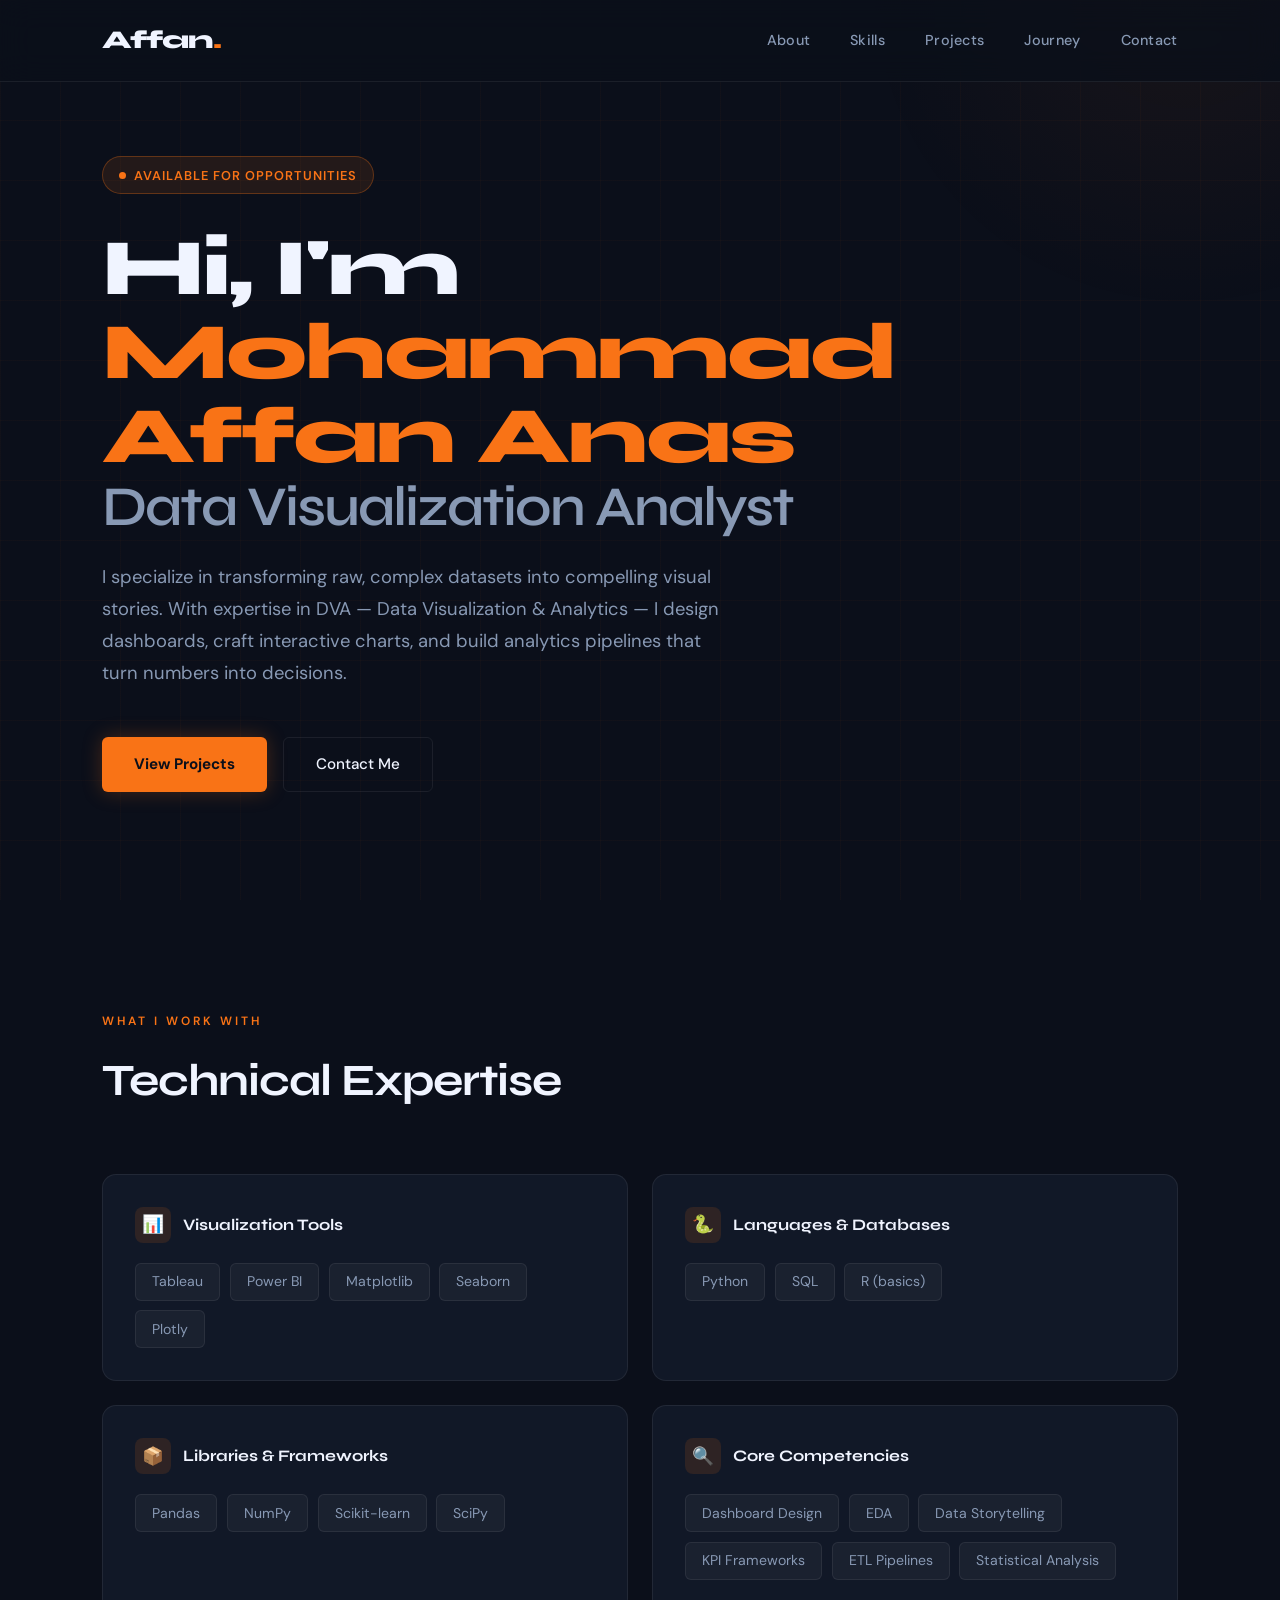
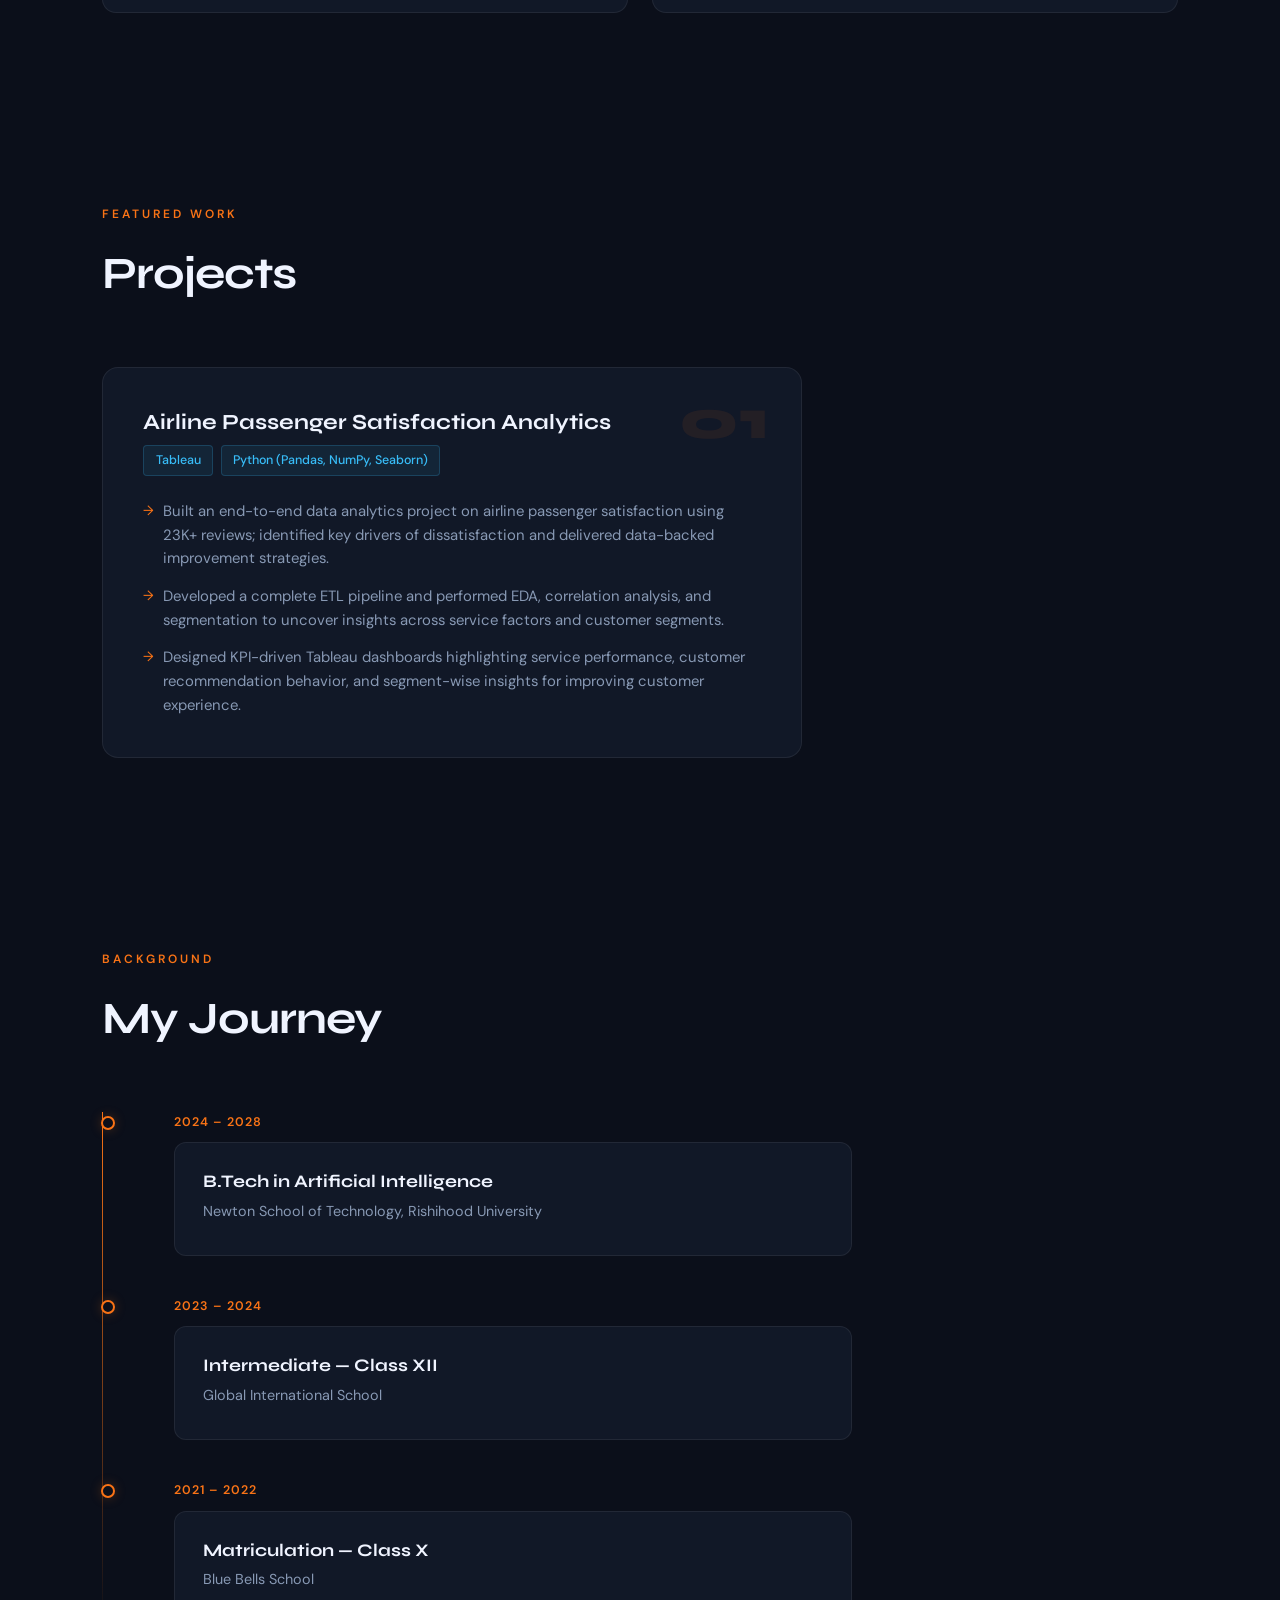
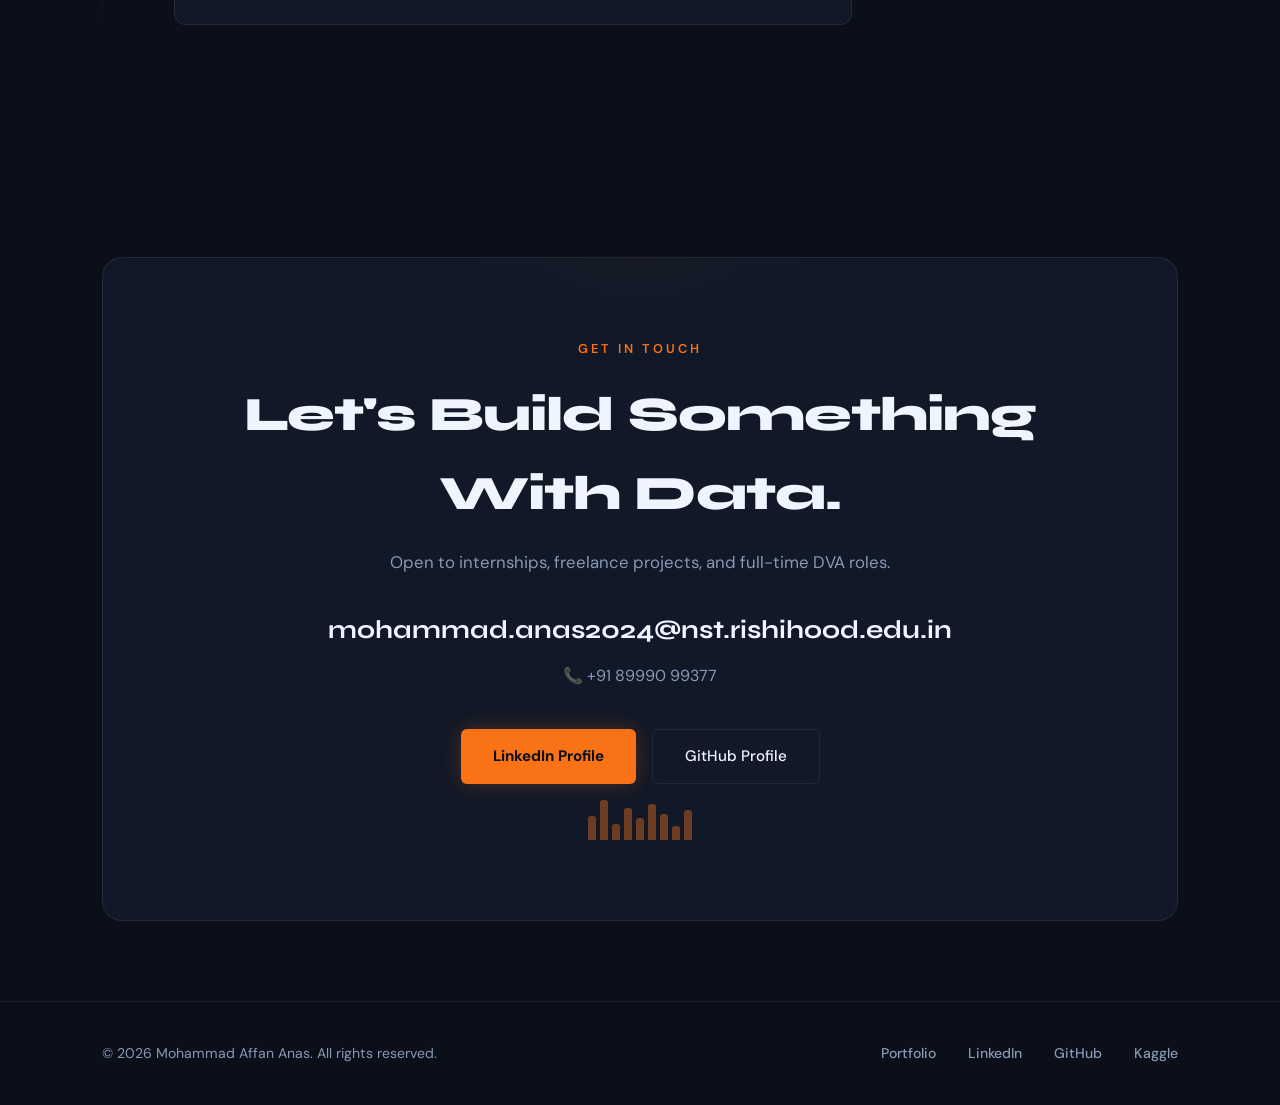
<file: DVA-focused-Portfolio/affan_portfolio.html>
<!DOCTYPE html>
<html lang="en">
<head>
  <meta charset="UTF-8">
  <meta name="viewport" content="width=device-width, initial-scale=1.0">
  <title>Mohammad Affan Anas | Data Visualization Analyst</title>
  <link rel="preconnect" href="https://fonts.googleapis.com">
  <link rel="preconnect" href="https://fonts.gstatic.com" crossorigin>
  <link href="https://fonts.googleapis.com/css2?family=Syne:wght@400;500;600;700;800&family=DM+Sans:ital,opsz,wght@0,9..40,300;0,9..40,400;0,9..40,500;1,9..40,300&display=swap" rel="stylesheet">
  <style>
    :root {
      --bg: #0b0f1a;
      --bg-card: #111827;
      --bg-card2: #141d2b;
      --primary: #f97316;
      --primary-glow: rgba(249, 115, 22, 0.25);
      --accent: #38bdf8;
      --accent-glow: rgba(56, 189, 248, 0.2);
      --text-main: #f0f4ff;
      --text-muted: #8899b4;
      --border: rgba(255,255,255,0.07);
      --border-lit: rgba(249, 115, 22, 0.35);
    }

    * { margin: 0; padding: 0; box-sizing: border-box; }

    html { scroll-behavior: smooth; }

    body {
      background: var(--bg);
      color: var(--text-main);
      font-family: 'DM Sans', sans-serif;
      line-height: 1.65;
      overflow-x: hidden;
    }

    /* ── GRID TEXTURE ── */
    body::before {
      content: '';
      position: fixed;
      inset: 0;
      background-image:
        linear-gradient(rgba(249,115,22,0.03) 1px, transparent 1px),
        linear-gradient(90deg, rgba(249,115,22,0.03) 1px, transparent 1px);
      background-size: 60px 60px;
      pointer-events: none;
      z-index: 0;
    }

    body::after {
      content: '';
      position: fixed;
      top: -40%;
      right: -20%;
      width: 700px;
      height: 700px;
      border-radius: 50%;
      background: radial-gradient(circle, rgba(249,115,22,0.06) 0%, transparent 65%);
      pointer-events: none;
      z-index: 0;
    }

    /* ── NAV ── */
    nav {
      position: fixed;
      top: 0;
      width: 100%;
      padding: 1.2rem 8%;
      display: flex;
      justify-content: space-between;
      align-items: center;
      background: rgba(11,15,26,0.8);
      backdrop-filter: blur(16px);
      border-bottom: 1px solid var(--border);
      z-index: 1000;
    }

    .nav-brand {
      font-family: 'Syne', sans-serif;
      font-size: 1.6rem;
      font-weight: 800;
      letter-spacing: -1px;
      cursor: pointer;
      color: var(--text-main);
    }

    .nav-brand span {
      color: var(--primary);
    }

    nav ul {
      list-style: none;
      display: flex;
      gap: 2.5rem;
    }

    nav a {
      color: var(--text-muted);
      text-decoration: none;
      font-size: 0.9rem;
      font-weight: 500;
      letter-spacing: 0.3px;
      transition: color 0.25s;
      position: relative;
    }

    nav a::after {
      content: '';
      position: absolute;
      bottom: -4px;
      left: 0;
      width: 0;
      height: 1.5px;
      background: var(--primary);
      transition: width 0.3s;
    }

    nav a:hover { color: var(--text-main); }
    nav a:hover::after { width: 100%; }

    /* ── SECTIONS ── */
    section {
      position: relative;
      z-index: 1;
      padding: 7rem 8% 5rem;
      max-width: 1300px;
      margin: 0 auto;
    }

    /* ── SECTION TITLE ── */
    .section-label {
      font-size: 0.75rem;
      font-weight: 600;
      letter-spacing: 3px;
      text-transform: uppercase;
      color: var(--primary);
      margin-bottom: 0.75rem;
    }

    .section-title {
      font-family: 'Syne', sans-serif;
      font-size: 2.8rem;
      font-weight: 700;
      letter-spacing: -1px;
      margin-bottom: 3.5rem;
      color: var(--text-main);
    }

    /* ── HERO ── */
    .hero {
      min-height: 100vh;
      display: flex;
      flex-direction: column;
      justify-content: center;
      padding-top: 8rem;
    }

    .hero-badge {
      display: inline-flex;
      align-items: center;
      gap: 0.5rem;
      padding: 0.45rem 1rem;
      background: rgba(249,115,22,0.1);
      border: 1px solid rgba(249,115,22,0.3);
      border-radius: 50px;
      font-size: 0.8rem;
      font-weight: 600;
      color: var(--primary);
      letter-spacing: 1px;
      text-transform: uppercase;
      margin-bottom: 2rem;
      width: fit-content;
    }

    .hero-badge::before {
      content: '';
      width: 7px;
      height: 7px;
      background: var(--primary);
      border-radius: 50%;
      animation: pulse 2s infinite;
    }

    @keyframes pulse {
      0%, 100% { opacity: 1; transform: scale(1); }
      50% { opacity: 0.5; transform: scale(0.8); }
    }

    .hero h2 {
      font-family: 'Syne', sans-serif;
      font-size: 5rem;
      font-weight: 800;
      line-height: 1.05;
      letter-spacing: -2px;
      margin-bottom: 1.5rem;
    }

    .hero h2 .name-highlight {
      color: var(--primary);
    }

    .hero h2 .role-text {
      display: block;
      font-size: 3.5rem;
      color: var(--text-muted);
      font-weight: 600;
    }

    .hero-desc {
      font-size: 1.15rem;
      color: var(--text-muted);
      max-width: 620px;
      margin-bottom: 3rem;
      line-height: 1.75;
    }

    .btn-group {
      display: flex;
      gap: 1rem;
      flex-wrap: wrap;
    }

    .btn {
      padding: 0.85rem 2rem;
      border-radius: 6px;
      font-size: 0.95rem;
      font-weight: 500;
      text-decoration: none;
      transition: all 0.3s ease;
      display: inline-flex;
      align-items: center;
      gap: 0.5rem;
      border: none;
      cursor: pointer;
      font-family: 'DM Sans', sans-serif;
    }

    .btn-primary {
      background: var(--primary);
      color: #0b0f1a;
      font-weight: 700;
      box-shadow: 0 0 20px var(--primary-glow);
    }

    .btn-primary:hover {
      background: #fb923c;
      transform: translateY(-2px);
      box-shadow: 0 0 30px var(--primary-glow);
    }

    .btn-outline {
      background: transparent;
      color: var(--text-main);
      border: 1px solid var(--border);
    }

    .btn-outline:hover {
      border-color: var(--primary);
      color: var(--primary);
      transform: translateY(-2px);
    }

    /* ── STATS ROW ── */
    .hero-stats {
      display: flex;
      gap: 3rem;
      margin-top: 4rem;
      padding-top: 2.5rem;
      border-top: 1px solid var(--border);
    }

    .stat-item h3 {
      font-family: 'Syne', sans-serif;
      font-size: 2rem;
      font-weight: 800;
      color: var(--primary);
    }

    .stat-item p {
      font-size: 0.85rem;
      color: var(--text-muted);
      margin-top: 0.2rem;
    }

    /* ── SKILLS ── */
    .skills-wrapper {
      display: grid;
      grid-template-columns: repeat(2, 1fr);
      gap: 1.5rem;
    }

    .skill-category {
      background: var(--bg-card);
      border: 1px solid var(--border);
      border-radius: 14px;
      padding: 2rem;
      transition: border-color 0.3s, box-shadow 0.3s;
    }

    .skill-category:hover {
      border-color: var(--border-lit);
      box-shadow: 0 0 30px rgba(249,115,22,0.06);
    }

    .skill-cat-header {
      display: flex;
      align-items: center;
      gap: 0.75rem;
      margin-bottom: 1.25rem;
    }

    .skill-cat-icon {
      width: 36px;
      height: 36px;
      border-radius: 8px;
      background: rgba(249,115,22,0.12);
      display: flex;
      align-items: center;
      justify-content: center;
      font-size: 1.1rem;
    }

    .skill-category h3 {
      font-family: 'Syne', sans-serif;
      font-size: 1rem;
      font-weight: 700;
      color: var(--text-main);
    }

    .skills-grid {
      display: flex;
      flex-wrap: wrap;
      gap: 0.6rem;
    }

    .skill-tag {
      padding: 0.4rem 1rem;
      background: rgba(255,255,255,0.04);
      border: 1px solid var(--border);
      border-radius: 6px;
      font-size: 0.88rem;
      color: var(--text-muted);
      transition: all 0.25s;
    }

    .skill-tag:hover {
      border-color: var(--primary);
      color: var(--primary);
      background: rgba(249,115,22,0.08);
    }

    /* ── PROJECTS ── */
    .projects-grid {
      display: grid;
      grid-template-columns: repeat(auto-fit, minmax(380px, 1fr));
      gap: 2rem;
    }

    .project-card {
      background: var(--bg-card);
      border: 1px solid var(--border);
      border-radius: 16px;
      padding: 2.5rem;
      transition: all 0.4s ease;
      position: relative;
      overflow: hidden;
    }

    .project-card::after {
      content: '';
      position: absolute;
      top: 0; left: 0;
      right: 0;
      height: 3px;
      background: linear-gradient(90deg, var(--primary), var(--accent));
      opacity: 0;
      transition: opacity 0.3s;
    }

    .project-card:hover {
      border-color: var(--border-lit);
      transform: translateY(-6px);
      box-shadow: 0 20px 40px rgba(0,0,0,0.3), 0 0 0 1px var(--border-lit);
    }

    .project-card:hover::after { opacity: 1; }

    .project-num {
      font-family: 'Syne', sans-serif;
      font-size: 3.5rem;
      font-weight: 800;
      color: rgba(249,115,22,0.08);
      position: absolute;
      top: 1.5rem;
      right: 2rem;
      line-height: 1;
      pointer-events: none;
    }

    .project-card h3 {
      font-family: 'Syne', sans-serif;
      font-size: 1.35rem;
      font-weight: 700;
      margin-bottom: 0.6rem;
      color: var(--text-main);
      line-height: 1.3;
    }

    .project-tools {
      display: flex;
      flex-wrap: wrap;
      gap: 0.5rem;
      margin-bottom: 1.5rem;
    }

    .tool-tag {
      font-size: 0.78rem;
      padding: 0.25rem 0.7rem;
      background: rgba(56,189,248,0.08);
      border: 1px solid rgba(56,189,248,0.2);
      border-radius: 4px;
      color: var(--accent);
      font-weight: 500;
    }

    .project-card ul {
      list-style: none;
      display: flex;
      flex-direction: column;
      gap: 0.85rem;
    }

    .project-card li {
      padding-left: 1.2rem;
      position: relative;
      color: var(--text-muted);
      font-size: 0.93rem;
      line-height: 1.6;
    }

    .project-card li::before {
      content: '→';
      position: absolute;
      left: 0;
      color: var(--primary);
      font-size: 0.85rem;
    }

    /* ── TIMELINE ── */
    .timeline-container {
      max-width: 750px;
      position: relative;
      padding-left: 2rem;
    }

    .timeline-container::before {
      content: '';
      position: absolute;
      top: 0; left: 0;
      height: 100%;
      width: 1px;
      background: linear-gradient(to bottom, var(--primary), transparent);
    }

    .timeline-item {
      position: relative;
      padding-left: 2.5rem;
      margin-bottom: 2.5rem;
    }

    .timeline-dot {
      position: absolute;
      left: -2.07rem;
      top: 0.25rem;
      width: 14px;
      height: 14px;
      border-radius: 50%;
      background: var(--bg);
      border: 2px solid var(--primary);
      box-shadow: 0 0 12px var(--primary-glow);
    }

    .timeline-dot.accent-dot {
      border-color: var(--accent);
      box-shadow: 0 0 12px var(--accent-glow);
    }

    .timeline-date {
      font-size: 0.78rem;
      font-weight: 600;
      color: var(--primary);
      letter-spacing: 1px;
      text-transform: uppercase;
      margin-bottom: 0.6rem;
      display: block;
    }

    .timeline-content {
      background: var(--bg-card);
      border: 1px solid var(--border);
      border-radius: 12px;
      padding: 1.5rem 1.75rem;
      transition: border-color 0.3s;
    }

    .timeline-content:hover {
      border-color: var(--border-lit);
    }

    .timeline-content h3 {
      font-family: 'Syne', sans-serif;
      font-size: 1.1rem;
      font-weight: 700;
      color: var(--text-main);
      margin-bottom: 0.2rem;
    }

    .timeline-content h4 {
      font-size: 0.9rem;
      color: var(--text-muted);
      font-weight: 400;
      margin-bottom: 0.5rem;
    }

    .timeline-content p {
      font-size: 0.9rem;
      color: var(--accent);
      font-weight: 500;
    }

    /* ── CONTACT ── */
    .contact-container {
      background: var(--bg-card);
      border: 1px solid var(--border);
      border-radius: 20px;
      padding: 5rem 4rem;
      text-align: center;
      position: relative;
      overflow: hidden;
    }

    .contact-container::before {
      content: '';
      position: absolute;
      top: -60%;
      left: 50%;
      transform: translateX(-50%);
      width: 500px;
      height: 500px;
      border-radius: 50%;
      background: radial-gradient(circle, rgba(249,115,22,0.06), transparent 65%);
      pointer-events: none;
    }

    .contact-eyebrow {
      font-size: 0.8rem;
      letter-spacing: 3px;
      text-transform: uppercase;
      color: var(--primary);
      margin-bottom: 1rem;
      font-weight: 600;
    }

    .contact-headline {
      font-family: 'Syne', sans-serif;
      font-size: 3rem;
      font-weight: 800;
      letter-spacing: -1px;
      margin-bottom: 1rem;
    }

    .contact-sub {
      color: var(--text-muted);
      font-size: 1.05rem;
      margin-bottom: 2rem;
    }

    .contact-email {
      font-family: 'Syne', sans-serif;
      font-size: 1.6rem;
      font-weight: 700;
      color: var(--text-main);
      text-decoration: none;
      display: inline-block;
      margin-bottom: 0.75rem;
      transition: color 0.3s;
    }

    .contact-email:hover { color: var(--primary); }

    .contact-phone {
      display: block;
      color: var(--text-muted);
      font-size: 1rem;
      margin-bottom: 2.5rem;
    }

    /* ── FOOTER ── */
    footer {
      position: relative;
      z-index: 1;
      padding: 2.5rem 8%;
      border-top: 1px solid var(--border);
      display: flex;
      justify-content: space-between;
      align-items: center;
    }

    .footer-text {
      color: var(--text-muted);
      font-size: 0.88rem;
    }

    .social-links {
      display: flex;
      gap: 2rem;
    }

    .social-links a {
      color: var(--text-muted);
      text-decoration: none;
      font-size: 0.88rem;
      font-weight: 500;
      transition: color 0.3s;
    }

    .social-links a:hover { color: var(--primary); }

    /* ── DATA VIZ CHART DECORATION ── */
    .chart-deco {
      display: flex;
      gap: 4px;
      align-items: flex-end;
      height: 40px;
      opacity: 0.4;
      margin-top: 1rem;
    }

    .chart-deco span {
      display: block;
      width: 8px;
      border-radius: 3px 3px 0 0;
      background: var(--primary);
      animation: barGrow 2s ease infinite alternate;
    }

    @keyframes barGrow {
      from { transform: scaleY(0.6); }
      to   { transform: scaleY(1); }
    }

    /* ── RESPONSIVE ── */
    @media (max-width: 900px) {
      .hero h2 { font-size: 3.2rem; }
      .hero h2 .role-text { font-size: 2.2rem; }
      nav ul { display: none; }
      .skills-wrapper { grid-template-columns: 1fr; }
      .projects-grid { grid-template-columns: 1fr; }
    }

    @media (max-width: 600px) {
      section { padding: 5rem 5% 3rem; }
      .hero h2 { font-size: 2.4rem; }
      .hero h2 .role-text { font-size: 1.8rem; }
      .hero-stats { gap: 2rem; flex-wrap: wrap; }
      .contact-container { padding: 3rem 1.5rem; }
      .contact-headline { font-size: 2rem; }
      footer { flex-direction: column; gap: 1rem; text-align: center; }
    }
  </style>
</head>
<body>

  <!-- Navbar -->
  <nav>
    <div class="nav-brand" onclick="window.scrollTo(0,0)">Affan<span>.</span></div>
    <ul>
      <li><a href="#about">About</a></li>
      <li><a href="#skills">Skills</a></li>
      <li><a href="#projects">Projects</a></li>
      <li><a href="#education">Journey</a></li>
      <li><a href="#contact">Contact</a></li>
    </ul>
  </nav>

  <!-- Hero -->
  <section class="hero" id="about">
    <div class="hero-badge">Available for Opportunities</div>
    <h2>
      Hi, I'm <span class="name-highlight">Mohammad Affan Anas</span>
      <span class="role-text">Data Visualization Analyst</span>
    </h2>
    <p class="hero-desc">
      I specialize in transforming raw, complex datasets into compelling visual stories. With expertise in DVA — 
      Data Visualization & Analytics — I design dashboards, craft interactive charts, and build analytics pipelines 
      that turn numbers into decisions.
    </p>
    <div class="btn-group">
      <a href="#projects" class="btn btn-primary">View Projects</a>
      <a href="#contact" class="btn btn-outline">Contact Me</a>
    </div>

  </section>

  <!-- Skills -->
  <section id="skills">
    <div class="section-label">What I Work With</div>
    <h2 class="section-title">Technical Expertise</h2>
    <div class="skills-wrapper">

      <div class="skill-category">
        <div class="skill-cat-header">
          <div class="skill-cat-icon">📊</div>
          <h3>Visualization Tools</h3>
        </div>
        <div class="skills-grid">
          <div class="skill-tag">Tableau</div>
          <div class="skill-tag">Power BI</div>
          <div class="skill-tag">Matplotlib</div>
          <div class="skill-tag">Seaborn</div>
          <div class="skill-tag">Plotly</div>
        </div>
      </div>

      <div class="skill-category">
        <div class="skill-cat-header">
          <div class="skill-cat-icon">🐍</div>
          <h3>Languages & Databases</h3>
        </div>
        <div class="skills-grid">
          <div class="skill-tag">Python</div>
          <div class="skill-tag">SQL</div>
          <div class="skill-tag">R (basics)</div>
        </div>
      </div>

      <div class="skill-category">
        <div class="skill-cat-header">
          <div class="skill-cat-icon">📦</div>
          <h3>Libraries & Frameworks</h3>
        </div>
        <div class="skills-grid">
          <div class="skill-tag">Pandas</div>
          <div class="skill-tag">NumPy</div>
          <div class="skill-tag">Scikit-learn</div>
          <div class="skill-tag">SciPy</div>
        </div>
      </div>

      <div class="skill-category">
        <div class="skill-cat-header">
          <div class="skill-cat-icon">🔍</div>
          <h3>Core Competencies</h3>
        </div>
        <div class="skills-grid">
          <div class="skill-tag">Dashboard Design</div>
          <div class="skill-tag">EDA</div>
          <div class="skill-tag">Data Storytelling</div>
          <div class="skill-tag">KPI Frameworks</div>
          <div class="skill-tag">ETL Pipelines</div>
          <div class="skill-tag">Statistical Analysis</div>
        </div>
      </div>

    </div>
  </section>

  <!-- Projects -->
  <section id="projects">
    <div class="section-label">Featured Work</div>
    <h2 class="section-title">Projects</h2>
    <div class="projects-grid" style="grid-template-columns: 1fr; max-width: 700px;">

      <div class="project-card">
        <div class="project-num">01</div>
        <h3>Airline Passenger Satisfaction Analytics</h3>
        <div class="project-tools">
          <span class="tool-tag">Tableau</span>
          <span class="tool-tag">Python (Pandas, NumPy, Seaborn)</span>
        </div>
        <ul>
          <li>Built an end-to-end data analytics project on airline passenger satisfaction using 23K+ reviews; identified key drivers of dissatisfaction and delivered data-backed improvement strategies.</li>
          <li>Developed a complete ETL pipeline and performed EDA, correlation analysis, and segmentation to uncover insights across service factors and customer segments.</li>
          <li>Designed KPI-driven Tableau dashboards highlighting service performance, customer recommendation behavior, and segment-wise insights for improving customer experience.</li>
        </ul>
      </div>

    </div>
  </section>

  <!-- Education & Achievements -->
  <section id="education">
    <div class="section-label">Background</div>
    <h2 class="section-title">My Journey</h2>
    <div class="timeline-container">

      <div class="timeline-item">
        <div class="timeline-dot"></div>
        <span class="timeline-date">2024 – 2028</span>
        <div class="timeline-content">
          <h3>B.Tech in Artificial Intelligence</h3>
          <h4>Newton School of Technology, Rishihood University</h4>
        </div>
      </div>

      <div class="timeline-item">
        <div class="timeline-dot"></div>
        <span class="timeline-date">2023 – 2024</span>
        <div class="timeline-content">
          <h3>Intermediate — Class XII</h3>
          <h4>Global International School</h4>
        </div>
      </div>

      <div class="timeline-item">
        <div class="timeline-dot"></div>
        <span class="timeline-date">2021 – 2022</span>
        <div class="timeline-content">
          <h3>Matriculation — Class X</h3>
          <h4>Blue Bells School</h4>
        </div>
      </div>

    </div>
  </section>

  <!-- Contact -->
  <section id="contact">
    <div class="contact-container">
      <div class="contact-eyebrow">Get In Touch</div>
      <h2 class="contact-headline">Let's Build Something<br>With Data.</h2>
      <p class="contact-sub">Open to internships, freelance projects, and full-time DVA roles.</p>
      <a href="mailto:mohammad.anas2024@nst.rishihood.edu.in" class="contact-email">mohammad.anas2024@nst.rishihood.edu.in</a>
      <span class="contact-phone">📞 +91 89990 99377</span>
      <div class="btn-group" style="justify-content: center;">
        <a href="https://www.linkedin.com/in/mohammad-affan-anas-b9a856317/" target="_blank" class="btn btn-primary">LinkedIn Profile</a>
        <a href="https://github.com/affananas" target="_blank" class="btn btn-outline">GitHub Profile</a>
      </div>
      <div class="chart-deco" style="justify-content:center;">
        <span style="height:60%;animation-delay:0s"></span>
        <span style="height:100%;animation-delay:0.1s"></span>
        <span style="height:40%;animation-delay:0.2s"></span>
        <span style="height:80%;animation-delay:0.3s"></span>
        <span style="height:55%;animation-delay:0.4s"></span>
        <span style="height:90%;animation-delay:0.5s"></span>
        <span style="height:65%;animation-delay:0.6s"></span>
        <span style="height:35%;animation-delay:0.7s"></span>
        <span style="height:75%;animation-delay:0.8s"></span>
      </div>
    </div>
  </section>

  <!-- Footer -->
  <footer>
    <div class="footer-text">© 2026 Mohammad Affan Anas. All rights reserved.</div>
    <div class="social-links">
      <a href="#">Portfolio</a>
      <a href="#">LinkedIn</a>
      <a href="#">GitHub</a>
      <a href="#">Kaggle</a>
    </div>
  </footer>

</body>
</html>
</file>
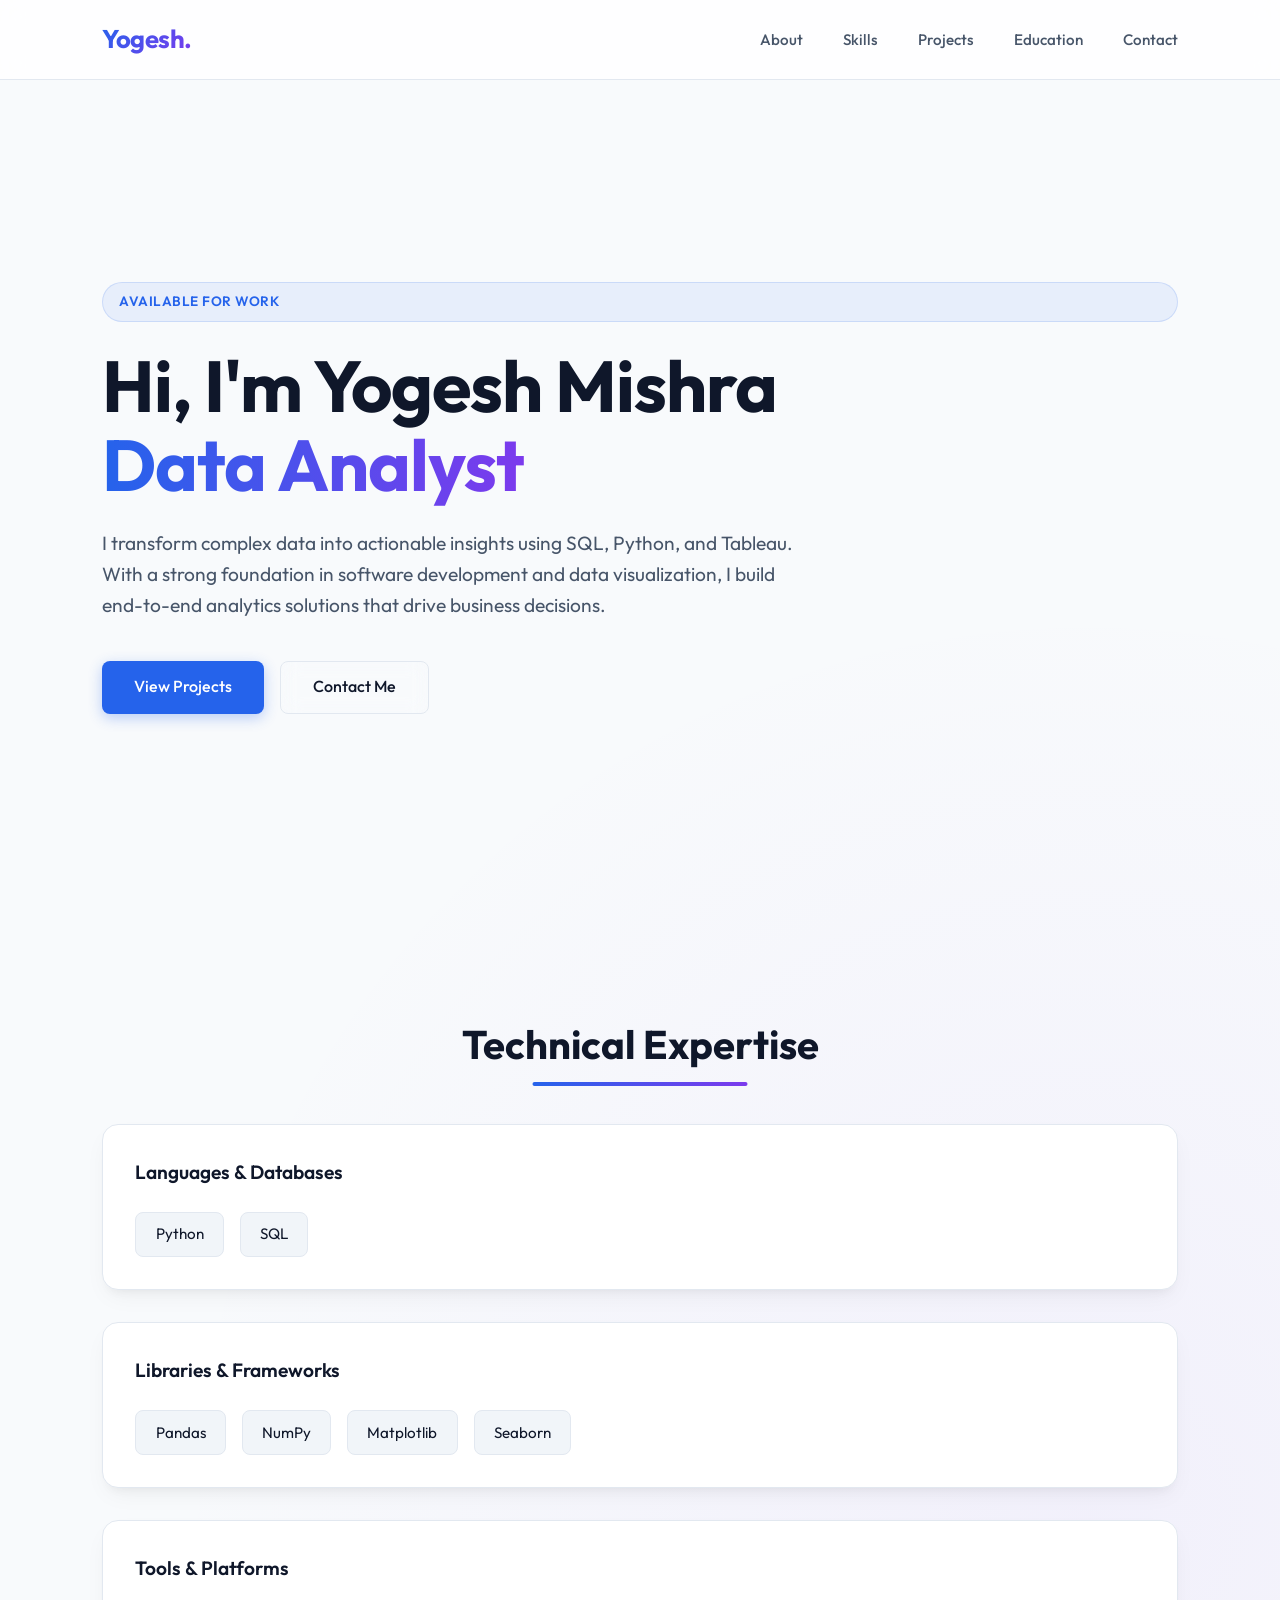
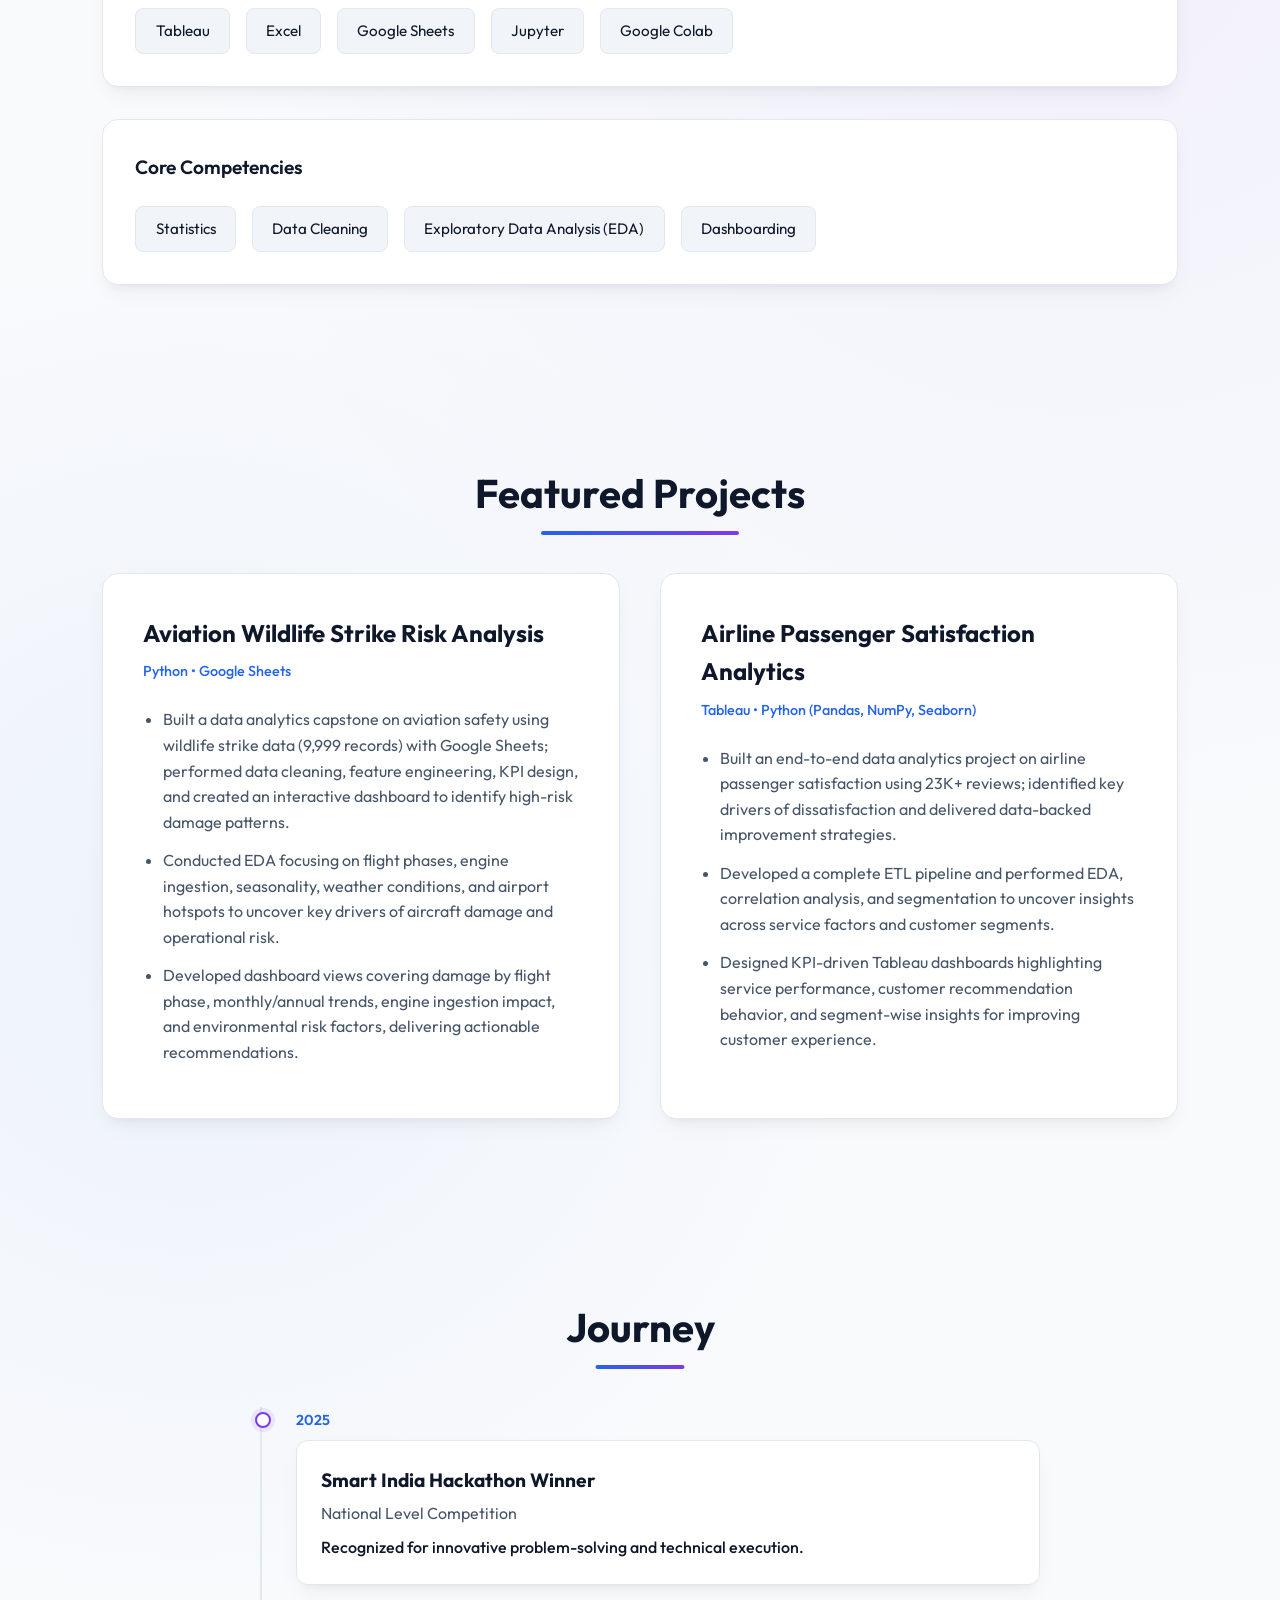
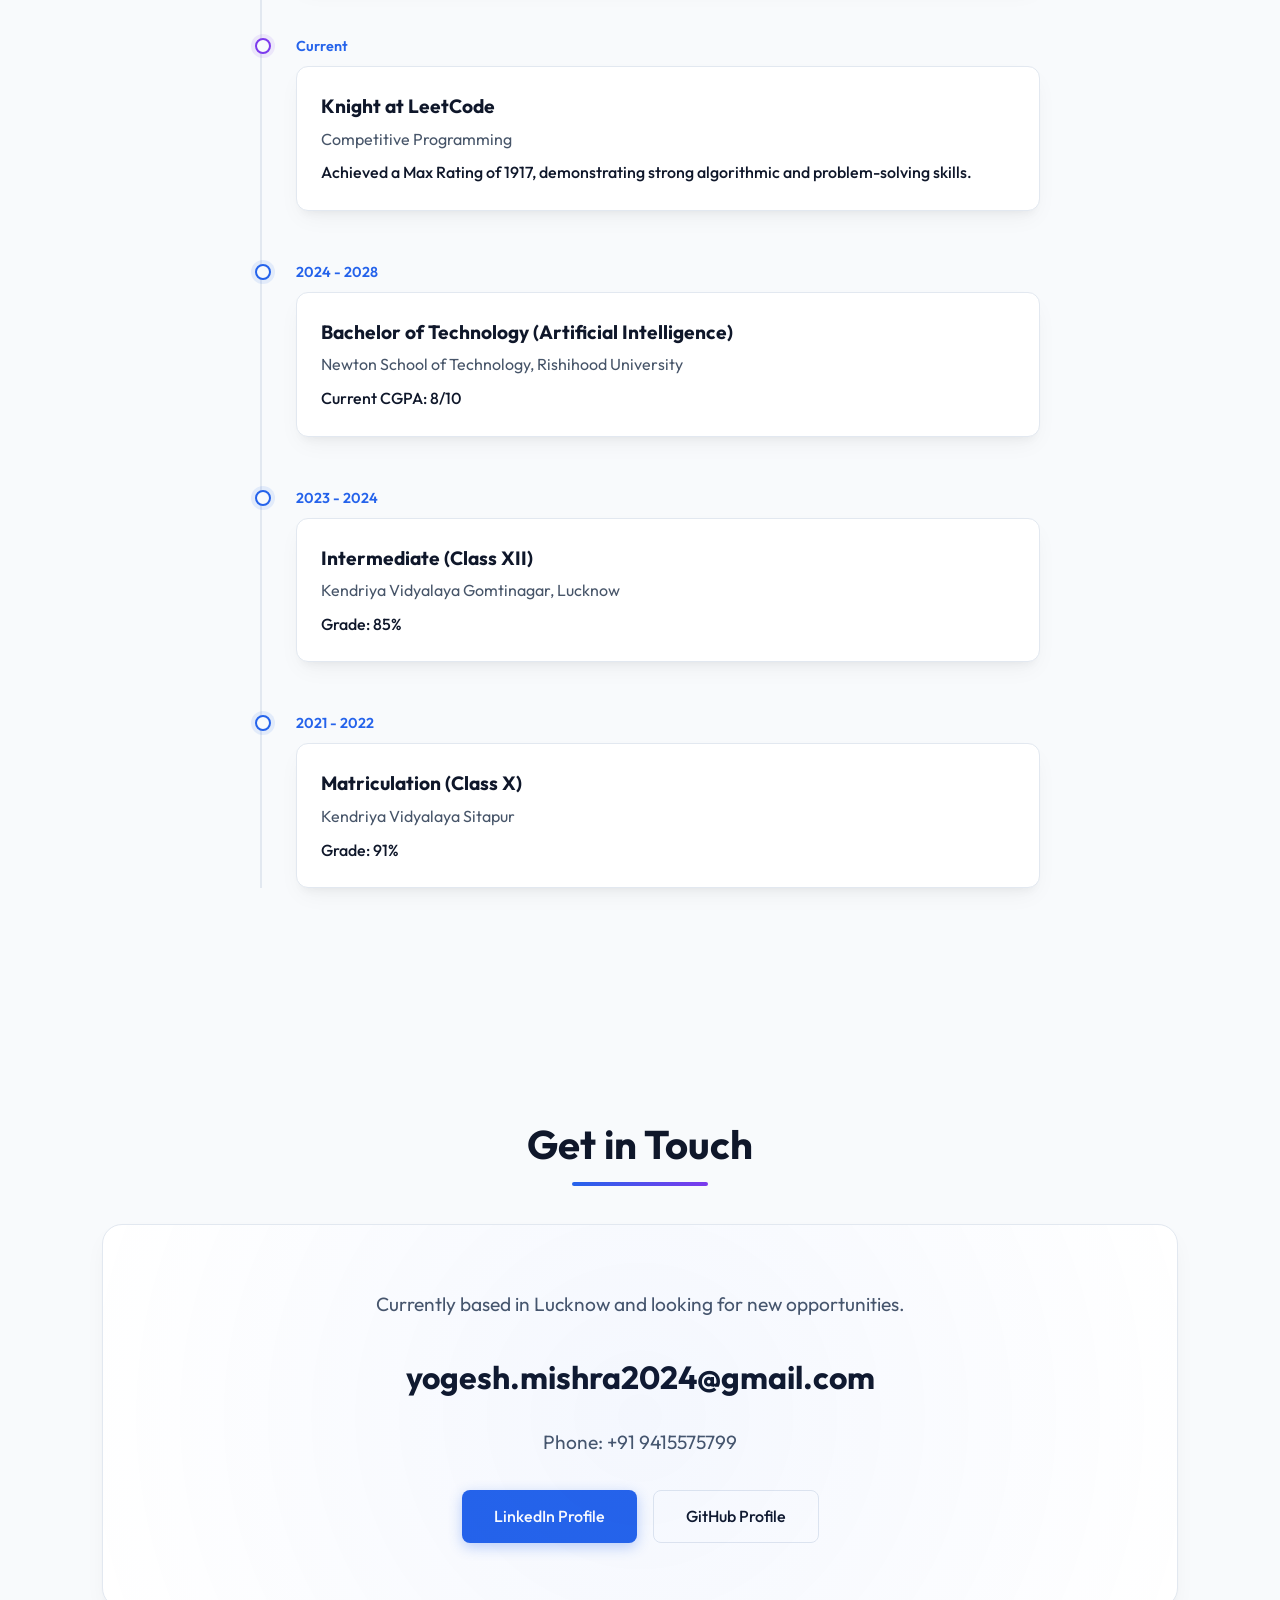
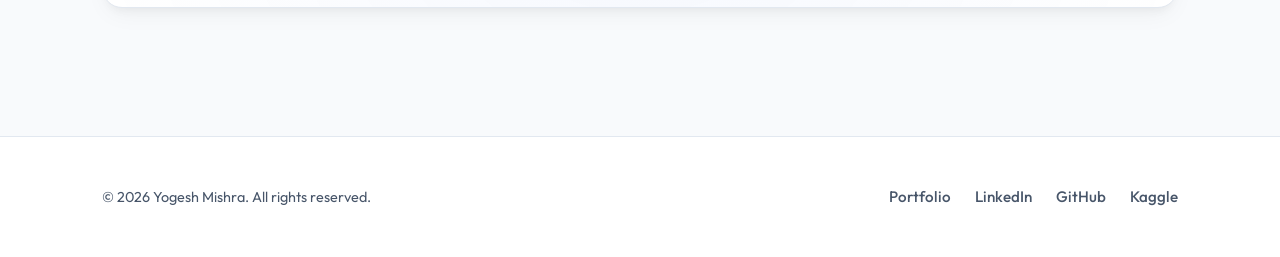
<file: DVA-focused-Portfolio/Yogesh_Portfolio.html>
<!DOCTYPE html>
<html lang="en">

<head>
  <meta charset="UTF-8">
  <meta name="viewport" content="width=device-width, initial-scale=1.0">
  <title>Yogesh Mishra | Data Analyst</title>
  <link rel="preconnect" href="https://fonts.googleapis.com">
  <link rel="preconnect" href="https://fonts.gstatic.com" crossorigin>
  <link href="https://fonts.googleapis.com/css2?family=Outfit:wght@300;400;500;600;700&display=swap" rel="stylesheet">
  <style>
    :root {
      --bg-light: #f8fafc;
      --bg-card: #ffffff;
      --primary: #2563eb;
      --primary-hover: #1d4ed8;
      --accent: #7c3aed;
      --text-main: #0f172a;
      --text-muted: #475569;
      --border-color: #e2e8f0;
      --glass-shadow: 0 10px 25px -5px rgba(0, 0, 0, 0.05), 0 8px 10px -6px rgba(0, 0, 0, 0.05);
    }

    * {
      margin: 0;
      padding: 0;
      box-sizing: border-box;
      font-family: 'Outfit', sans-serif;
      scroll-behavior: smooth;
    }

    body {
      background-color: var(--bg-light);
      color: var(--text-main);
      line-height: 1.6;
      overflow-x: hidden;
      background-image:
        radial-gradient(circle at 15% 50%, rgba(37, 99, 235, 0.05), transparent 25%),
        radial-gradient(circle at 85% 30%, rgba(124, 58, 237, 0.05), transparent 25%);
    }

    /* Navbar */
    nav {
      position: fixed;
      top: 0;
      width: 100%;
      display: flex;
      justify-content: space-between;
      align-items: center;
      padding: 1.2rem 8%;
      background: rgba(255, 255, 255, 0.8);
      backdrop-filter: blur(12px);
      -webkit-backdrop-filter: blur(12px);
      border-bottom: 1px solid var(--border-color);
      z-index: 1000;
    }

    nav h1 {
      font-size: 1.6rem;
      font-weight: 700;
      letter-spacing: -0.5px;
      background: linear-gradient(135deg, var(--primary) 0%, var(--accent) 100%);
      -webkit-background-clip: text;
      -webkit-text-fill-color: transparent;
      cursor: pointer;
    }

    nav ul {
      display: flex;
      list-style: none;
      gap: 2.5rem;
    }

    nav a {
      color: var(--text-muted);
      text-decoration: none;
      font-size: 0.95rem;
      font-weight: 500;
      transition: color 0.3s ease;
      position: relative;
    }

    nav a::after {
      content: '';
      position: absolute;
      width: 0;
      height: 2px;
      bottom: -4px;
      left: 0;
      background: linear-gradient(90deg, var(--primary), var(--accent));
      transition: width 0.3s ease;
    }

    nav a:hover {
      color: var(--text-main);
    }

    nav a:hover::after {
      width: 100%;
    }

    /* Sections */
    section {
      padding: 7rem 8% 4rem;
      max-width: 1400px;
      margin: 0 auto;
    }

    .section-title {
      font-size: 2.5rem;
      font-weight: 700;
      margin-bottom: 3rem;
      text-align: center;
      position: relative;
      display: inline-block;
      left: 50%;
      transform: translateX(-50%);
    }

    .section-title::after {
      content: '';
      position: absolute;
      width: 60%;
      height: 4px;
      bottom: -10px;
      left: 20%;
      background: linear-gradient(90deg, var(--primary), var(--accent));
      border-radius: 2px;
    }

    /* Hero */
    .hero {
      min-height: 100vh;
      display: flex;
      flex-direction: column;
      justify-content: center;
      padding-top: 10rem;
    }

    .hero-badge {
      display: inline-flex;
      align-items: center;
      padding: 0.5rem 1rem;
      background: rgba(37, 99, 235, 0.08);
      border: 1px solid rgba(37, 99, 235, 0.15);
      border-radius: 50px;
      color: var(--primary);
      font-size: 0.85rem;
      font-weight: 600;
      margin-bottom: 1.5rem;
      letter-spacing: 0.5px;
      text-transform: uppercase;
    }

    .hero h2 {
      font-size: 4.5rem;
      line-height: 1.1;
      font-weight: 700;
      margin-bottom: 1.5rem;
      letter-spacing: -1px;
    }

    .gradient-text {
      background: linear-gradient(to right, var(--primary), var(--accent));
      -webkit-background-clip: text;
      -webkit-text-fill-color: transparent;
    }

    .hero p {
      font-size: 1.2rem;
      color: var(--text-muted);
      max-width: 700px;
      margin-bottom: 2.5rem;
      font-weight: 400;
    }

    .btn-group {
      display: flex;
      gap: 1rem;
    }

    .btn {
      padding: 0.8rem 2rem;
      border-radius: 8px;
      font-weight: 500;
      font-size: 1rem;
      text-decoration: none;
      transition: all 0.3s ease;
      display: inline-flex;
      align-items: center;
      justify-content: center;
    }

    .btn-primary {
      background: var(--primary);
      color: white;
      box-shadow: 0 4px 14px 0 rgba(37, 99, 235, 0.3);
    }

    .btn-primary:hover {
      background: var(--primary-hover);
      transform: translateY(-2px);
      box-shadow: 0 6px 20px rgba(37, 99, 235, 0.4);
    }

    .btn-outline {
      background: transparent;
      color: var(--text-main);
      border: 1px solid var(--border-color);
      backdrop-filter: blur(10px);
    }

    .btn-outline:hover {
      border-color: var(--primary);
      background: rgba(37, 99, 235, 0.05);
      transform: translateY(-2px);
    }

    /* Skills */
    .skills-wrapper {
      display: flex;
      flex-direction: column;
      gap: 2rem;
    }

    .skill-category {
      background: var(--bg-card);
      border: 1px solid var(--border-color);
      border-radius: 16px;
      padding: 2rem;
      box-shadow: var(--glass-shadow);
    }

    .skill-category h3 {
      font-size: 1.2rem;
      margin-bottom: 1.5rem;
      color: var(--text-main);
      font-weight: 600;
    }

    .skills-grid {
      display: flex;
      flex-wrap: wrap;
      gap: 1rem;
    }

    .skill-tag {
      padding: 0.6rem 1.2rem;
      background: #f1f5f9;
      border: 1px solid var(--border-color);
      border-radius: 8px;
      font-size: 0.95rem;
      color: var(--text-main);
      transition: all 0.3s ease;
      display: flex;
      align-items: center;
      gap: 0.5rem;
    }

    .skill-tag:hover {
      background: rgba(37, 99, 235, 0.1);
      border-color: var(--primary);
      transform: translateY(-2px);
      color: var(--primary);
    }

    /* Projects */
    .projects-grid {
      display: grid;
      grid-template-columns: repeat(auto-fit, minmax(400px, 1fr));
      gap: 2.5rem;
    }

    .project-card {
      background: var(--bg-card);
      border: 1px solid var(--border-color);
      border-radius: 16px;
      padding: 2.5rem;
      transition: all 0.4s ease;
      position: relative;
      overflow: hidden;
      box-shadow: var(--glass-shadow);
    }

    .project-card::before {
      content: '';
      position: absolute;
      top: 0;
      left: 0;
      width: 100%;
      height: 4px;
      background: linear-gradient(90deg, var(--primary), var(--accent));
      opacity: 0;
      transition: opacity 0.3s ease;
    }

    .project-card:hover {
      transform: translateY(-5px);
      border-color: var(--primary);
      box-shadow: 0 20px 25px -5px rgba(0, 0, 0, 0.1), 0 10px 10px -5px rgba(0, 0, 0, 0.04);
    }

    .project-card:hover::before {
      opacity: 1;
    }

    .project-card h3 {
      font-size: 1.5rem;
      margin-bottom: 0.5rem;
      color: var(--text-main);
    }

    .project-tools {
      font-size: 0.9rem;
      color: var(--primary);
      margin-bottom: 1.5rem;
      font-weight: 500;
    }

    .project-card ul {
      margin-left: 1.2rem;
      color: var(--text-muted);
    }

    .project-card li {
      margin-bottom: 0.8rem;
      line-height: 1.6;
    }

    /* Timeline (Education & Achievements) */
    .timeline-container {
      max-width: 800px;
      margin: 0 auto;
      position: relative;
    }

    .timeline-container::before {
      content: '';
      position: absolute;
      top: 0;
      left: 20px;
      height: 100%;
      width: 2px;
      background: var(--border-color);
    }

    .timeline-item {
      position: relative;
      padding-left: 3.5rem;
      margin-bottom: 3rem;
    }

    .timeline-item::before {
      content: '';
      position: absolute;
      left: 15px;
      top: 5px;
      width: 12px;
      height: 12px;
      border-radius: 50%;
      background: var(--bg-light);
      border: 2px solid var(--primary);
      box-shadow: 0 0 0 4px rgba(37, 99, 235, 0.1);
      z-index: 1;
    }

    .timeline-item.achievement::before {
      border-color: var(--accent);
      box-shadow: 0 0 0 4px rgba(124, 58, 237, 0.1);
    }

    .timeline-date {
      font-size: 0.9rem;
      color: var(--primary);
      font-weight: 600;
      margin-bottom: 0.5rem;
      display: inline-block;
    }

    .timeline-content {
      background: var(--bg-card);
      border: 1px solid var(--border-color);
      border-radius: 12px;
      padding: 1.5rem;
      box-shadow: var(--glass-shadow);
    }

    .timeline-content h3 {
      font-size: 1.2rem;
      margin-bottom: 0.3rem;
      color: var(--text-main);
    }

    .timeline-content h4 {
      font-size: 1rem;
      color: var(--text-muted);
      font-weight: 400;
      margin-bottom: 0.5rem;
    }

    .timeline-content p {
      color: var(--text-main);
      font-weight: 500;
    }

    /* Contact */
    .contact-container {
      text-align: center;
      background: var(--bg-card);
      border: 1px solid var(--border-color);
      border-radius: 20px;
      padding: 4rem 2rem;
      position: relative;
      overflow: hidden;
      box-shadow: var(--glass-shadow);
    }

    .contact-container::after {
      content: '';
      position: absolute;
      top: -50%;
      left: -50%;
      width: 200%;
      height: 200%;
      background: radial-gradient(circle, rgba(37, 99, 235, 0.05) 0%, transparent 50%);
      pointer-events: none;
    }

    .contact-info {
      font-size: 1.2rem;
      color: var(--text-muted);
      margin-bottom: 2rem;
    }

    .contact-email {
      font-size: 2rem;
      font-weight: 700;
      color: var(--text-main);
      text-decoration: none;
      display: inline-block;
      margin-bottom: 1.5rem;
      transition: color 0.3s ease;
    }

    .contact-email:hover {
      color: var(--primary);
    }

    /* Footer */
    footer {
      padding: 3rem 8%;
      border-top: 1px solid var(--border-color);
      display: flex;
      justify-content: space-between;
      align-items: center;
      background: #ffffff;
      margin-top: 4rem;
    }

    .footer-text {
      color: var(--text-muted);
      font-size: 0.9rem;
    }

    .social-links {
      display: flex;
      gap: 1.5rem;
    }

    .social-links a {
      color: var(--text-muted);
      text-decoration: none;
      font-size: 0.95rem;
      font-weight: 500;
      transition: all 0.3s ease;
    }

    .social-links a:hover {
      color: var(--text-main);
      transform: translateY(-2px);
    }

    /* Responsive */
    @media (max-width: 900px) {
      .hero h2 {
        font-size: 3.5rem;
      }

      nav ul {
        display: none;
      }

      .projects-grid {
        grid-template-columns: 1fr;
      }
    }

    @media (max-width: 600px) {
      .hero h2 {
        font-size: 2.8rem;
      }

      section {
        padding: 5rem 5% 3rem;
      }

      footer {
        flex-direction: column;
        gap: 1rem;
        text-align: center;
      }

      .contact-email {
        font-size: 1.5rem;
      }
    }
  </style>
</head>

<body>

  <!-- Navbar -->
  <nav>
    <h1 onclick="window.scrollTo(0,0)">Yogesh.</h1>
    <ul>
      <li><a href="#about">About</a></li>
      <li><a href="#skills">Skills</a></li>
      <li><a href="#projects">Projects</a></li>
      <li><a href="#education">Education</a></li>
      <li><a href="#contact">Contact</a></li>
    </ul>
  </nav>

  <!-- Hero Section -->
  <section class="hero" id="about">
    <div class="hero-badge">Available for Work</div>
    <h2>Hi, I'm Yogesh Mishra <br><span class="gradient-text">Data Analyst</span></h2>
    <p>
      I transform complex data into actionable insights using SQL, Python, and Tableau. With a strong foundation in
      software development and data visualization, I build end-to-end analytics solutions that drive business decisions.
    </p>
    <div class="btn-group">
      <a href="#projects" class="btn btn-primary">View Projects</a>
      <a href="#contact" class="btn btn-outline">Contact Me</a>
    </div>
  </section>

  <!-- Skills Section -->
  <section id="skills">
    <h2 class="section-title">Technical Expertise</h2>
    <div class="skills-wrapper">

      <div class="skill-category">
        <h3>Languages & Databases</h3>
        <div class="skills-grid">
          <div class="skill-tag">Python</div>
          <div class="skill-tag">SQL</div>
        </div>
      </div>

      <div class="skill-category">
        <h3>Libraries & Frameworks</h3>
        <div class="skills-grid">
          <div class="skill-tag">Pandas</div>
          <div class="skill-tag">NumPy</div>
          <div class="skill-tag">Matplotlib</div>
          <div class="skill-tag">Seaborn</div>
        </div>
      </div>

      <div class="skill-category">
        <h3>Tools & Platforms</h3>
        <div class="skills-grid">
          <div class="skill-tag">Tableau</div>
          <div class="skill-tag">Excel</div>
          <div class="skill-tag">Google Sheets</div>
          <div class="skill-tag">Jupyter</div>
          <div class="skill-tag">Google Colab</div>
        </div>
      </div>

      <div class="skill-category">
        <h3>Core Competencies</h3>
        <div class="skills-grid">
          <div class="skill-tag">Statistics</div>
          <div class="skill-tag">Data Cleaning</div>
          <div class="skill-tag">Exploratory Data Analysis (EDA)</div>
          <div class="skill-tag">Dashboarding</div>
        </div>
      </div>

    </div>
  </section>

  <!-- Projects Section -->
  <section id="projects">
    <h2 class="section-title">Featured Projects</h2>
    <div class="projects-grid">

      <div class="project-card">
        <h3>Aviation Wildlife Strike Risk Analysis</h3>
        <div class="project-tools">Python • Google Sheets</div>
        <ul>
          <li>Built a data analytics capstone on aviation safety using wildlife strike data (9,999 records) with Google
            Sheets; performed data cleaning, feature engineering, KPI design, and created an interactive dashboard to
            identify high-risk damage patterns.</li>
          <li>Conducted EDA focusing on flight phases, engine ingestion, seasonality, weather conditions, and airport
            hotspots to uncover key drivers of aircraft damage and operational risk.</li>
          <li>Developed dashboard views covering damage by flight phase, monthly/annual trends, engine ingestion impact,
            and environmental risk factors, delivering actionable recommendations.</li>
        </ul>
      </div>

      <div class="project-card">
        <h3>Airline Passenger Satisfaction Analytics</h3>
        <div class="project-tools">Tableau • Python (Pandas, NumPy, Seaborn)</div>
        <ul>
          <li>Built an end-to-end data analytics project on airline passenger satisfaction using 23K+ reviews;
            identified key drivers of dissatisfaction and delivered data-backed improvement strategies.</li>
          <li>Developed a complete ETL pipeline and performed EDA, correlation analysis, and segmentation to uncover
            insights across service factors and customer segments.</li>
          <li>Designed KPI-driven Tableau dashboards highlighting service performance, customer recommendation behavior,
            and segment-wise insights for improving customer experience.</li>
        </ul>
      </div>

    </div>
  </section>

  <!-- Education & Achievements Section -->
  <section id="education">
    <h2 class="section-title">Journey</h2>
    <div class="timeline-container">

      <div class="timeline-item achievement">
        <span class="timeline-date">2025</span>
        <div class="timeline-content">
          <h3>Smart India Hackathon Winner</h3>
          <h4>National Level Competition</h4>
          <p>Recognized for innovative problem-solving and technical execution.</p>
        </div>
      </div>

      <div class="timeline-item achievement">
        <span class="timeline-date">Current</span>
        <div class="timeline-content">
          <h3>Knight at LeetCode</h3>
          <h4>Competitive Programming</h4>
          <p>Achieved a Max Rating of 1917, demonstrating strong algorithmic and problem-solving skills.</p>
        </div>
      </div>

      <div class="timeline-item">
        <span class="timeline-date">2024 - 2028</span>
        <div class="timeline-content">
          <h3>Bachelor of Technology (Artificial Intelligence)</h3>
          <h4>Newton School of Technology, Rishihood University</h4>
          <p>Current CGPA: 8/10</p>
        </div>
      </div>

      <div class="timeline-item">
        <span class="timeline-date">2023 - 2024</span>
        <div class="timeline-content">
          <h3>Intermediate (Class XII)</h3>
          <h4>Kendriya Vidyalaya Gomtinagar, Lucknow</h4>
          <p>Grade: 85%</p>
        </div>
      </div>

      <div class="timeline-item">
        <span class="timeline-date">2021 - 2022</span>
        <div class="timeline-content">
          <h3>Matriculation (Class X)</h3>
          <h4>Kendriya Vidyalaya Sitapur</h4>
          <p>Grade: 91%</p>
        </div>
      </div>

    </div>
  </section>

  <!-- Contact Section -->
  <section id="contact">
    <h2 class="section-title">Get in Touch</h2>
    <div class="contact-container">
      <p class="contact-info">Currently based in Lucknow and looking for new opportunities.</p>
      <a href="mailto:yogesh.mishra2024@gmail.com" class="contact-email">yogesh.mishra2024@gmail.com</a>
      <p class="contact-info">Phone: +91 9415575799</p>
      <div class="btn-group" style="justify-content: center; margin-top: 2rem;">
        <a href="https://linkedin.com/in/yogeshm01" target="_blank" class="btn btn-primary">LinkedIn Profile</a>
        <a href="https://github.com/yogeshm01" target="_blank" class="btn btn-outline">GitHub Profile</a>
      </div>
    </div>
  </section>

  <!-- Footer -->
  <footer>
    <div class="footer-text">
      © 2026 Yogesh Mishra. All rights reserved.
    </div>
    <div class="social-links">
      <a href="#">Portfolio</a>
      <a href="#">LinkedIn</a>
      <a href="#">GitHub</a>
      <a href="#">Kaggle</a>
    </div>
  </footer>

</body>

</html>
</file>
